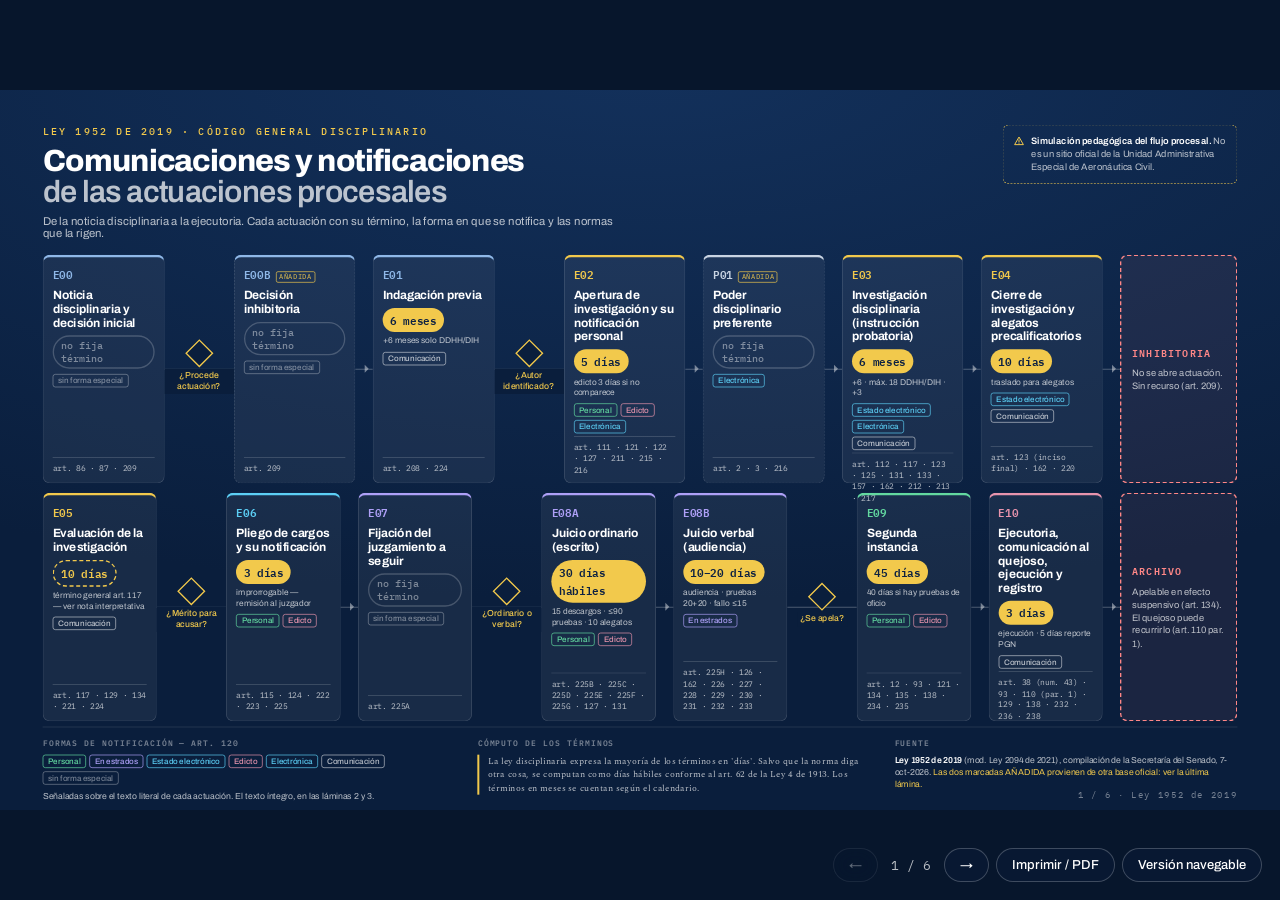
<file: comunicacionesCGD/diagrama.html>
<!doctype html>
<html lang="es">
<head>
<meta charset="utf-8">
<meta name="viewport" content="width=device-width, initial-scale=1">
<title>Diagrama de flujo — Comunicaciones CGD</title>
<meta name="description" content="Diagrama de flujo de las comunicaciones y notificaciones de las actuaciones del proceso disciplinario (Ley 1952 de 2019), con sus términos, formas de notificación, recursos y normas.">
<link rel="preconnect" href="https://fonts.googleapis.com">
<link rel="preconnect" href="https://fonts.gstatic.com" crossorigin>
<link rel="stylesheet" href="https://fonts.googleapis.com/css2?family=Archivo:wght@400;500;600;700;800&family=IBM+Plex+Mono:wght@400;500;600&family=Spectral:wght@300;400;600&display=swap">
<style>
/* ═══════════════════════════════════════════════════════════════
   Cuatro láminas de 1920 × 1080, para proyectar e imprimir.

   Por qué cuatro y no una: catorce actuaciones por cuatro datos en una
   sola lámina obligan a bajar el cuerpo a 11 px sobre 1920, que es un
   0,6 % del ancho. Eso se lee en un monitor a 50 cm y no se lee en una
   sala. El flujo va en la lámina 1 con lo que de verdad hay que ver de
   un vistazo —qué actuación y en cuánto tiempo— y el detalle va detrás,
   en tablas con cuerpo de 17–19 px.

   El lienzo es fijo y se escala con transform: lo que se ve en un
   portátil es exactamente lo que se verá en la pared, sin reflujos.
   ═══════════════════════════════════════════════════════════════ */

:root {
  --fondo:      #13315C;
  --fondo-2:    #0A1E3C;
  --tinta:      #FFFFFF;
  --tinta-2:    rgba(255,255,255,.72);
  --tinta-3:    rgba(255,255,255,.44);
  --linea:      rgba(255,255,255,.20);
  --tarjeta:    rgba(255,255,255,.06);
  --tarjeta-bd: rgba(255,255,255,.17);
  --acento:     #F2C94C;
  --alerta:     #FF8787;
  --ok:         #63D9A0;
  --cian:       #5CCFF5;
  --violeta:    #AEA0F7;
  --rosa:       #E894AD;

  --ui:   'Archivo', system-ui, sans-serif;
  --ley:  'Spectral', Georgia, serif;
  --mono: 'IBM Plex Mono', ui-monospace, monospace;
}

* { box-sizing: border-box; margin: 0; padding: 0; }
html, body { height: 100%; background: #07162c; font-family: var(--ui); -webkit-font-smoothing: antialiased; }

#pila { position: absolute; top: 50%; left: 50%; width: 1920px; height: 1080px; transform-origin: center center; }

.lamina {
  position: absolute; inset: 0;
  width: 1920px; height: 1080px;
  padding: 52px 64px 0;
  display: none; flex-direction: column;
  background: radial-gradient(125% 95% at 50% -5%, var(--fondo) 0%, var(--fondo-2) 80%);
  color: var(--tinta);
  overflow: hidden;
}
.lamina[data-activa] { display: flex; }

/* ── cabecera ── */
.cab { display: flex; align-items: flex-start; gap: 40px; flex: none; margin-bottom: 22px; }
.cab__t { flex: 1; }
.cab__sobre {
  font-family: var(--mono); font-size: 15px; font-weight: 500;
  letter-spacing: .22em; text-transform: uppercase; color: var(--acento); margin-bottom: 12px;
}
.cab h1 { font-size: 46px; font-weight: 800; line-height: 1.02; letter-spacing: -.026em; }
.cab h1 em { font-style: normal; color: var(--tinta-2); font-weight: 600; }
.cab__sub { margin-top: 10px; font-size: 17px; color: var(--tinta-2); max-width: 86ch; }

.sello-aviso {
  flex: none; width: 352px; display: flex; gap: 11px; align-items: flex-start;
  padding: 14px 16px; border: 1px dashed var(--acento); border-radius: 9px;
  font-size: 14px; line-height: 1.4; color: var(--tinta-2);
}
.sello-aviso b { color: var(--tinta); font-weight: 600; }
.sello-aviso svg { flex: none; color: var(--acento); margin-top: 2px; }

.folio {
  position: absolute; right: 64px; bottom: 14px;
  font-family: var(--mono); font-size: 14px; letter-spacing: .14em; color: var(--tinta-3);
}

/* ── lámina 1: el flujo ── */
.flujo { flex: 1; min-height: 0; display: flex; flex-direction: column; gap: 14px; padding-bottom: 8px; }
.hilera { display: flex; align-items: stretch; flex: 1; min-height: 0; }

.conector { flex: none; width: 26px; position: relative; }
.conector::before { content: ""; position: absolute; left: 0; right: 0; top: 50%; height: 2px; background: var(--linea); }
.conector::after {
  content: ""; position: absolute; right: 0; top: 50%; transform: translateY(-50%);
  width: 0; height: 0; border: 6px solid transparent; border-left-color: var(--tinta-3);
}

.compuerta { flex: none; width: 104px; display: flex; flex-direction: column; align-items: center; justify-content: center; gap: 8px; position: relative; }
.compuerta::before { content: ""; position: absolute; left: 0; right: 0; top: 50%; height: 2px; background: var(--linea); }
.compuerta__r { position: relative; width: 30px; height: 30px; transform: rotate(45deg); background: var(--fondo-2); border: 2px solid var(--acento); }
.compuerta__q { position: relative; max-width: 104px; text-align: center; font-size: 13px; line-height: 1.22; font-weight: 500; color: var(--acento); background: var(--fondo-2); padding: 3px 4px; }

.acto {
  flex: 1; min-width: 0; display: flex; flex-direction: column;
  padding: 13px 14px 12px;
  background: var(--tarjeta); border: 1px solid var(--tarjeta-bd);
  border-top: 4px solid var(--c, var(--acento)); border-radius: 11px;
}
.acto[data-anadida] { border-style: dashed; border-top-style: solid; }
.acto__cab { display: flex; align-items: baseline; gap: 8px; margin-bottom: 7px; }
.acto__id { font-family: var(--mono); font-size: 16px; font-weight: 600; color: var(--c, var(--acento)); }
.acto__marca { font-family: var(--mono); font-size: 10px; letter-spacing: .1em; color: var(--acento); border: 1px solid var(--acento); border-radius: 3px; padding: 1px 4px; }
.acto__t { font-size: 18px; font-weight: 700; line-height: 1.14; letter-spacing: -.016em; margin-bottom: 9px; }
.acto__arts { font-family: var(--mono); font-size: 12px; line-height: 1.4; color: var(--tinta-2); margin-top: auto; padding-top: 8px; border-top: 1px solid var(--linea); overflow-wrap: anywhere; }

.plazo-g { display: block; margin-bottom: 8px; }
.plazo { display: inline-block; padding: 4px 11px; border-radius: 99px; background: var(--acento); color: #0D2142; font-family: var(--mono); font-size: 17px; font-weight: 600; }
.plazo[data-interp] { background: transparent; color: var(--acento); border: 2px dashed var(--acento); }
.plazo--sin { background: transparent; color: var(--tinta-3); border: 2px solid var(--linea); font-size: 15px; font-weight: 500; }
.plazo-nota { display: block; margin-top: 5px; font-size: 12.5px; line-height: 1.3; color: var(--tinta-2); }

.formas-g { display: flex; flex-wrap: wrap; gap: 5px; margin-bottom: 4px; }
.forma { display: inline-block; padding: 2px 7px; border-radius: 4px; font-size: 12px; font-weight: 500; border: 1.5px solid currentColor; }
.f-personal { color: var(--ok); } .f-estado { color: var(--cian); }
.f-estrados { color: var(--violeta); } .f-edicto { color: var(--rosa); }
.f-electronica { color: var(--cian); } .f-comunicacion { color: var(--tinta-2); }
.f-ninguna { color: var(--tinta-3); }

.salida { flex: none; width: 176px; display: flex; flex-direction: column; justify-content: center; padding: 16px; border: 2px dashed var(--alerta); border-radius: 11px; background: rgba(255,135,135,.07); }
.salida__t { font-family: var(--mono); font-size: 15px; font-weight: 600; letter-spacing: .12em; color: var(--alerta); margin-bottom: 8px; }
.salida__d { font-size: 14px; line-height: 1.38; color: var(--tinta-2); }

/* ── tablas (láminas 2 y 3) ── */
.tabla { flex: 1; min-height: 0; display: flex; flex-direction: column; padding-bottom: 14px; }
.tr { display: grid; align-items: start; gap: 24px; padding: 15px 16px; border-bottom: 1px solid var(--linea); }
.tr--cab { border-bottom: 2px solid var(--tinta-3); padding-bottom: 9px; }
.tr--cab > div { font-family: var(--mono); font-size: 14px; font-weight: 600; letter-spacing: .15em; text-transform: uppercase; color: var(--tinta-3); }
.tr:nth-child(even):not(.tr--cab) { background: rgba(255,255,255,.028); }
.tr--anadida { border-left: 3px solid var(--acento); }

.celda-act { display: flex; gap: 11px; align-items: baseline; }
.celda-act__id { flex: none; font-family: var(--mono); font-size: 16px; font-weight: 600; color: var(--c, var(--acento)); width: 52px; }
.celda-act__t { font-size: 19px; font-weight: 600; line-height: 1.2; }
.celda-tx { font-family: var(--ley); font-size: 17.5px; line-height: 1.45; color: var(--tinta-2); }
.celda-tx b { color: var(--tinta); font-weight: 600; }
.celda-arts { font-family: var(--mono); font-size: 14px; line-height: 1.4; color: var(--tinta-2); }

.barra-plazo { display: flex; align-items: center; gap: 10px; }
.barra-plazo__b { height: 11px; border-radius: 99px; background: var(--acento); min-width: 4px; }
.barra-plazo__b[data-meses] { background: var(--cian); }
.barra-plazo__n { font-family: var(--mono); font-size: 17px; font-weight: 600; white-space: nowrap; }

/* ── lámina 4: reglas ── */
.reglas { flex: 1; display: grid; grid-template-columns: repeat(3, 1fr); gap: 20px; align-content: start; padding-bottom: 26px; }
.regla { padding: 22px 24px 24px; background: var(--tarjeta); border: 1px solid var(--tarjeta-bd); border-left: 4px solid var(--acento); border-radius: 11px; }
.regla__a { font-family: var(--mono); font-size: 14px; font-weight: 600; letter-spacing: .13em; color: var(--acento); margin-bottom: 9px; }
.regla__t { font-size: 25px; font-weight: 700; letter-spacing: -.018em; margin-bottom: 11px; }
.regla__x { font-family: var(--ley); font-size: 18px; line-height: 1.5; color: var(--tinta-2); }

/* ── pie común ── */
.pie { flex: none; display: flex; gap: 30px; align-items: flex-start; padding: 13px 0 12px; border-top: 1px solid var(--linea); }
.pie__b { flex: 1; }
.pie__e { font-family: var(--mono); font-size: 12px; font-weight: 600; letter-spacing: .16em; text-transform: uppercase; color: var(--tinta-3); margin-bottom: 8px; }
.pie__x { font-size: 13px; line-height: 1.42; color: var(--tinta-2); }
.pie__x b { color: var(--tinta); font-weight: 600; }
.pie__leyenda { display: flex; flex-wrap: wrap; gap: 5px; }
.nota-computo { padding-left: 12px; border-left: 3px solid var(--acento); font-family: var(--ley); font-size: 14px; line-height: 1.45; }
.ojo-anadida { color: var(--acento); }

/* ── utilidades (no se imprimen) ── */
.utiles { position: fixed; right: 18px; bottom: 18px; z-index: 10; display: flex; gap: 7px; align-items: center; }
.utiles button { font: 500 13px var(--ui); color: #fff; cursor: pointer; padding: 9px 15px; border-radius: 99px; background: rgba(10,26,52,.88); border: 1px solid rgba(255,255,255,.22); backdrop-filter: blur(10px); transition: background .15s ease, transform .15s cubic-bezier(.23,1,.32,1); }
.utiles button:active { transform: scale(.96); }
.utiles button:disabled { opacity: .35; cursor: default; }
@media (hover: hover) { .utiles button:hover:not(:disabled) { background: rgba(255,255,255,.2); } }
.utiles__n { font-family: var(--mono); font-size: 13px; color: rgba(255,255,255,.72); padding: 0 6px; }

/* ── impresión: una lámina por página, en papel blanco ── */
@page { size: 1920px 1080px; margin: 0; }
@media print {
  :root {
    --fondo: #fff; --fondo-2: #fff;
    --tinta: #0F2240; --tinta-2: #44566F; --tinta-3: #7C8CA6;
    --linea: #D2DBE7; --tarjeta: #F6F9FC; --tarjeta-bd: #DAE3EF;
    --acento: #9A6E12; --alerta: #B5342A; --ok: #176B42;
    --cian: #145F7D; --violeta: #4E3FA8; --rosa: #96395D;
  }
  html, body { background: #fff; }
  #pila { position: static; transform: none !important; width: auto; height: auto; }
  .lamina { position: static; display: flex !important; background: #fff; break-after: page; page-break-after: always; }
  .lamina:last-child { break-after: auto; page-break-after: auto; }
  .utiles { display: none; }
}
</style>
</head>
<body>

<div id="pila"></div>

<div class="utiles">
  <button id="ant" aria-label="Lámina anterior">←</button>
  <span class="utiles__n" id="cuenta">1 / 4</span>
  <button id="sig" aria-label="Lámina siguiente">→</button>
  <button id="imprimir">Imprimir / PDF</button>
  <button id="navegable">Versión navegable</button>
</div>

<script type="module">
/* ═══════════════════════════════════════════════════════════════
   Todo sale de los MISMOS archivos de datos que la presentación
   navegable. No hay una segunda copia del contenido jurídico que
   pueda quedar desincronizada: si se corrige el JSON, estas láminas
   cambian solas.
   ═══════════════════════════════════════════════════════════════ */

const COLOR_FASE = {
  'Inicio': '#8FB8E8', 'Indagación': '#8FB8E8', 'Investigación': '#F2C94C',
  'Transición a juzgamiento': '#5CCFF5', 'Juzgamiento': '#AEA0F7',
  'Transversal': '#C9D4E3', 'Segunda instancia': '#63D9A0', 'Ejecución': '#E894AD',
};

/* Las formas de notificación se marcan con el vocabulario tasado del
   art. 120, buscado sobre el texto VERBATIM del campo `notificacion`.
   Es un índice mecánico, no un resumen: no se reescribe nada, sólo se
   señala qué formas nombra el propio texto legal. */
const FORMAS = [
  ['personal',     'Personal',           /personal(?:mente)?/i],
  ['estrados',     'En estrados',        /estrados/i],
  ['estado',       'Estado electrónico', /por estado|estado electrónico/i],
  ['edicto',       'Edicto',             /edicto/i],
  ['electronica',  'Electrónica',        /electrónic|mensaje de datos/i],
  ['comunicacion', 'Comunicación',       /se comunica|comunicaci[óo]n/i],
];

const el = (t, c, x) => { const n = document.createElement(t); if (c) n.className = c; if (x != null) n.textContent = x; return n; };
const frag = () => document.createDocumentFragment();

const [base, extra, grafo] = await Promise.all([
  fetch('data/etapas-cgd.json').then((r) => r.json()),
  fetch('data/etapas-adicionales.json').then((r) => r.json()),
  fetch('data/grafo-flujo.json').then((r) => r.json()),
]);

const orden = grafo.recorridoGuiado;
const etapas = [...base.etapas, ...extra.etapas].sort((a, b) => orden.indexOf(a.id) - orden.indexOf(b.id));
const nodoDe = (id) => grafo.nodos.find((n) => n.id === id);
const formasDe = (txt) => FORMAS.filter(([, , re]) => re.test(txt));
const pila = document.getElementById('pila');

const AVISO = `<svg viewBox="0 0 16 16" width="15" height="15" aria-hidden="true"><path d="M8 1.6 15 13.8H1z" fill="none" stroke="currentColor" stroke-width="1.6" stroke-linejoin="round"/><path d="M8 6.1v3.1" stroke="currentColor" stroke-width="1.6" stroke-linecap="round"/><circle cx="8" cy="11.3" r=".95" fill="currentColor"/></svg>`;

function lamina(n, sobre, titulo, subtitulo, sub2) {
  const s = el('section', 'lamina');
  s.dataset.n = n;
  const cab = el('header', 'cab');
  const t = el('div', 'cab__t');
  t.appendChild(el('p', 'cab__sobre', sobre));
  const h = el('h1');
  h.appendChild(document.createTextNode(titulo));
  if (sub2) { h.appendChild(document.createElement('br')); h.appendChild(Object.assign(document.createElement('em'), { textContent: sub2 })); }
  t.appendChild(h);
  if (subtitulo) t.appendChild(el('p', 'cab__sub', subtitulo));
  const av = el('p', 'sello-aviso');
  av.innerHTML = AVISO;
  const sp = el('span');
  sp.append(Object.assign(document.createElement('b'), { textContent: 'Simulación pedagógica del flujo procesal.' }),
            document.createTextNode(' No es un sitio oficial de la Unidad Administrativa Especial de Aeronáutica Civil.'));
  av.appendChild(sp);
  cab.append(t, av);
  s.appendChild(cab);
  const f = el('p', 'folio', '');
  s.appendChild(f);
  pila.appendChild(s);
  return s;
}

function pie(s, bloques) {
  const p = el('footer', 'pie');
  for (const [etq, cont, flex] of bloques) {
    const b = el('div', 'pie__b');
    if (flex) b.style.flex = flex;
    b.appendChild(el('p', 'pie__e', etq));
    b.appendChild(cont);
    p.appendChild(b);
  }
  s.appendChild(p);
}

/* ═══════════ LÁMINA 1 — el flujo ═══════════ */
{
  const s = lamina(1, 'Ley 1952 de 2019 · Código General Disciplinario',
    'Comunicaciones y notificaciones',
    'De la noticia disciplinaria a la ejecutoria. Cada actuación con su término, la forma en que se notifica y las normas que la rigen.',
    'de las actuaciones procesales');

  const flujo = el('div', 'flujo');

  const tarjeta = (e) => {
    const n = nodoDe(e.id);
    const d = el('div', 'acto');
    d.style.setProperty('--c', COLOR_FASE[e.fase] ?? '#F2C94C');
    if (n?.anadida) d.setAttribute('data-anadida', '');

    const cab = el('div', 'acto__cab');
    cab.appendChild(el('span', 'acto__id', e.id));
    if (n?.anadida) cab.appendChild(el('span', 'acto__marca', 'AÑADIDA'));
    d.appendChild(cab);
    d.appendChild(el('p', 'acto__t', e.titulo));

    const g = el('div', 'plazo-g');
    if (n?.plazo) {
      const ch = el('span', 'plazo', n.plazo.texto);
      if (n.plazo.interpretativo) ch.setAttribute('data-interp', '');
      g.appendChild(ch);
      if (n.plazo.nota) g.appendChild(el('span', 'plazo-nota', n.plazo.nota));
    } else {
      g.appendChild(el('span', 'plazo plazo--sin', 'no fija término'));
    }
    d.appendChild(g);

    const fg = el('div', 'formas-g');
    const h = formasDe(e.notificacion);
    if (h.length) for (const [id, et] of h) fg.appendChild(el('span', 'forma f-' + id, et));
    else fg.appendChild(el('span', 'forma f-ninguna', 'sin forma especial'));
    d.appendChild(fg);

    d.appendChild(el('p', 'acto__arts', 'art. ' + e.articulos.join(' · ')));
    return d;
  };

  const conector = () => el('div', 'conector');
  const compuerta = (id) => {
    const n = nodoDe(id);
    if (!n) return conector();
    const c = el('div', 'compuerta');
    c.appendChild(el('div', 'compuerta__r'));
    c.appendChild(el('p', 'compuerta__q', n.pregunta));
    return c;
  };
  const salida = (t, d) => {
    const x = el('div', 'salida');
    x.appendChild(el('p', 'salida__t', t));
    x.appendChild(el('p', 'salida__d', d));
    return x;
  };

  const TRAS = { E00: 'G_PROC', E01: 'G_AUTOR', E05: 'G_MERITO', E07: 'G_VIA', E08B: 'G_APELA' };
  const hilera = (ids, extras = []) => {
    const h = el('div', 'hilera');
    ids.forEach((id, i) => {
      const e = etapas.find((x) => x.id === id);
      if (!e) return;
      if (i > 0) h.appendChild(TRAS[ids[i - 1]] ? compuerta(TRAS[ids[i - 1]]) : conector());
      h.appendChild(tarjeta(e));
    });
    for (const x of extras) { h.appendChild(conector()); h.appendChild(x); }
    return h;
  };

  flujo.appendChild(hilera(['E00', 'E00B', 'E01', 'E02', 'P01', 'E03', 'E04'],
    [salida('INHIBITORIA', 'No se abre actuación. Sin recurso (art. 209).')]));
  flujo.appendChild(hilera(['E05', 'E06', 'E07', 'E08A', 'E08B', 'E09', 'E10'],
    [salida('ARCHIVO', 'Apelable en efecto suspensivo (art. 134). El quejoso puede recurrirlo (art. 110 par. 1).')]));
  s.appendChild(flujo);

  const ley = el('div', 'pie__leyenda');
  for (const [id, et] of FORMAS) ley.appendChild(el('span', 'forma f-' + id, et));
  ley.appendChild(el('span', 'forma f-ninguna', 'sin forma especial'));
  const nota = el('p', 'pie__x');
  nota.style.marginTop = '8px';
  nota.textContent = 'Señaladas sobre el texto literal de cada actuación. El texto íntegro, en las láminas 2 y 3.';
  const cont = frag(); cont.append(ley, nota);

  const comp = el('p', 'pie__x nota-computo', base.meta.notaInterpretativaGlobal);
  const fuente = el('p', 'pie__x');
  fuente.append(Object.assign(document.createElement('b'), { textContent: 'Ley 1952 de 2019' }),
    document.createTextNode(' (mod. Ley 2094 de 2021), compilación de la Secretaría del Senado, 7-oct-2026. '),
    Object.assign(document.createElement('span'), { className: 'ojo-anadida', textContent: 'Las dos marcadas AÑADIDA provienen de otra base oficial: ver la última lámina.' }));

  pie(s, [['Formas de notificación — art. 120', cont, '1.15'],
          ['Cómputo de los términos', comp, '1.1'],
          ['Fuente', fuente, '.95']]);
}

/* ═══════════ LÁMINAS DE DETALLE ═══════════
   Siete filas por lámina. Catorce filas de texto literal suman 1543 px
   en un lienzo de 1080: se cortaban por abajo sin avisar. Partirlas es
   preferible a recortar la norma. */
{
  const POR_LAMINA = 7;
  const grupos = [];
  for (let k = 0; k < etapas.length; k += POR_LAMINA) grupos.push(etapas.slice(k, k + POR_LAMINA));

  const filaAct = (e) => {
    const a = el('div', 'celda-act');
    a.style.setProperty('--c', COLOR_FASE[e.fase] ?? '#F2C94C');
    a.append(el('span', 'celda-act__id', e.id), el('span', 'celda-act__t', e.titulo));
    return a;
  };

  // ── cómo se notifica ──
  grupos.forEach((g, gi) => {
    const n = grupos.length > 1 ? ` (${gi + 1} de ${grupos.length})` : '';
    const s = lamina(0, 'Formas de notificación' + n, 'Cómo se notifica',
      'El texto es el de la norma, sin resumir. Las etiquetas señalan qué formas del art. 120 nombra cada actuación.',
      'cada actuación');
    const t = el('div', 'tabla');
    const COLS = '280px 240px 1fr';
    const cab = el('div', 'tr tr--cab');
    cab.style.gridTemplateColumns = COLS;
    cab.append(el('div', null, 'Actuación'), el('div', null, 'Formas'), el('div', null, 'Qué dice la norma'));
    t.appendChild(cab);
    for (const e of g) {
      const nd = nodoDe(e.id);
      const r = el('div', 'tr');
      r.style.gridTemplateColumns = COLS;
      if (nd?.anadida) r.classList.add('tr--anadida');
      const f = el('div', 'formas-g');
      const h = formasDe(e.notificacion);
      if (h.length) for (const [id, et] of h) f.appendChild(el('span', 'forma f-' + id, et));
      else f.appendChild(el('span', 'forma f-ninguna', 'sin forma especial'));
      r.append(filaAct(e), f, el('div', 'celda-tx', e.notificacion));
      t.appendChild(r);
    }
    s.appendChild(t);
  });

  // ── términos y recursos ──
  const ancho = (p) => {
    if (!p) return 0;
    const v = p.meses ? (p.meses / 6) : (p.dias / 30);
    return Math.max(4, Math.min(1, v) * 160);
  };
  grupos.forEach((g, gi) => {
    const n = grupos.length > 1 ? ` (${gi + 1} de ${grupos.length})` : '';
    const s = lamina(0, 'Términos y recursos' + n, 'Términos y recursos',
      'La barra compara la duración de cada término: en ámbar los días hábiles, en azul los meses, que se cuentan por calendario.',
      'de cada actuación');
    const t = el('div', 'tabla');
    const COLS = '280px 300px 1fr';
    const cab = el('div', 'tr tr--cab');
    cab.style.gridTemplateColumns = COLS;
    cab.append(el('div', null, 'Actuación'), el('div', null, 'Término'), el('div', null, 'Recursos'));
    t.appendChild(cab);
    for (const e of g) {
      const nd = nodoDe(e.id);
      const r = el('div', 'tr');
      r.style.gridTemplateColumns = COLS;
      if (nd?.anadida) r.classList.add('tr--anadida');
      const p = el('div');
      if (nd?.plazo) {
        const b = el('div', 'barra-plazo');
        const barra = el('i', 'barra-plazo__b');
        barra.style.width = ancho(nd.plazo) + 'px';
        if (nd.plazo.meses) barra.setAttribute('data-meses', '');
        b.append(barra, el('span', 'barra-plazo__n', nd.plazo.texto));
        p.appendChild(b);
        if (nd.plazo.nota) p.appendChild(el('p', 'plazo-nota', nd.plazo.nota));
      } else {
        p.appendChild(el('span', 'forma f-ninguna', 'no fija término'));
      }
      r.append(filaAct(e), p, el('div', 'celda-tx', e.recursos));
      t.appendChild(r);
    }
    s.appendChild(t);
  });
}

/* ═══════════ LÁMINA 4 — reglas generales y procedencia ═══════════ */
{
  const s = lamina(0, 'Reglas generales y procedencia', 'Reglas generales', 'Se aplican a todo el proceso, no a una actuación concreta.', 'de la actuación disciplinaria');
  const g = el('div', 'reglas');
  for (const r of base.reglasGenerales) {
    const d = el('article', 'regla');
    d.append(el('p', 'regla__a', 'Art. ' + r.articulos.join(', ')),
             el('h2', 'regla__t', r.titulo),
             el('p', 'regla__x', r.texto));
    g.appendChild(d);
  }
  // la procedencia del material añadido, con el mismo peso que una regla
  const d = el('article', 'regla');
  d.style.borderLeftColor = 'var(--alerta)';
  d.append(el('p', 'regla__a', 'Procedencia'), el('h2', 'regla__t', 'Las dos actuaciones añadidas'));
  const x = el('p', 'regla__x');
  x.append(document.createTextNode('E00B y P01 no provienen de la compilación de la Secretaría del Senado: '),
    Object.assign(document.createElement('b'), { textContent: extra.procedencia.notaFuente }));
  d.appendChild(x);
  const ul = el('ul');
  ul.style.cssText = 'margin:10px 0 0 18px;font-size:15px;line-height:1.45;color:var(--tinta-2)';
  for (const f of extra.procedencia.fuentes) ul.appendChild(el('li', null, f.titulo + ' — ' + f.usadaPara));
  d.appendChild(ul);
  g.appendChild(d);
  s.appendChild(g);

  const comp = el('p', 'pie__x nota-computo', base.meta.notaInterpretativaGlobal);
  const fu = el('p', 'pie__x');
  fu.append(Object.assign(document.createElement('b'), { textContent: base.meta.fuenteGeneral.split(',')[0] }),
    document.createTextNode('. ' + base.meta.fuenteGeneral.split('compilación')[1] ? 'Compilación' + base.meta.fuenteGeneral.split('compilación')[1] : ''));
  pie(s, [['Cómputo de los términos', comp], ['Fuente general', fu]]);
}

/* ═══════════ navegación y escala ═══════════ */
const laminas = [...document.querySelectorAll('.lamina')];
laminas.forEach((l, k) => {
  l.dataset.n = k + 1;
  l.querySelector('.folio').textContent = `${k + 1} / ${laminas.length}  ·  Ley 1952 de 2019`;
});
let i = 0;
const cuenta = document.getElementById('cuenta');
const ant = document.getElementById('ant');
const sig = document.getElementById('sig');

function ver(n) {
  i = Math.max(0, Math.min(laminas.length - 1, n));
  laminas.forEach((l, k) => l.toggleAttribute('data-activa', k === i));
  cuenta.textContent = `${i + 1} / ${laminas.length}`;
  ant.disabled = i === 0;
  sig.disabled = i === laminas.length - 1;
  history.replaceState(null, '', '#' + (i + 1));
}

ant.addEventListener('click', () => ver(i - 1));
sig.addEventListener('click', () => ver(i + 1));
document.getElementById('imprimir').addEventListener('click', () => window.print());
document.getElementById('navegable').addEventListener('click', () => { location.href = './'; });

addEventListener('keydown', (ev) => {
  if (ev.key === 'ArrowRight' || ev.key === 'PageDown' || ev.key === ' ') { ev.preventDefault(); ver(i + 1); }
  else if (ev.key === 'ArrowLeft' || ev.key === 'PageUp') { ev.preventDefault(); ver(i - 1); }
  else if (ev.key === 'Home') { ev.preventDefault(); ver(0); }
  else if (ev.key === 'End') { ev.preventDefault(); ver(laminas.length - 1); }
});

function escalar() {
  const s = Math.min(innerWidth / 1920, innerHeight / 1080);
  document.getElementById('pila').style.transform = `translate(-50%, -50%) scale(${s})`;
}
escalar();
addEventListener('resize', escalar);
ver(Math.max(0, (parseInt(location.hash.slice(1), 10) || 1) - 1));
</script>
</body>
</html>
</file>
